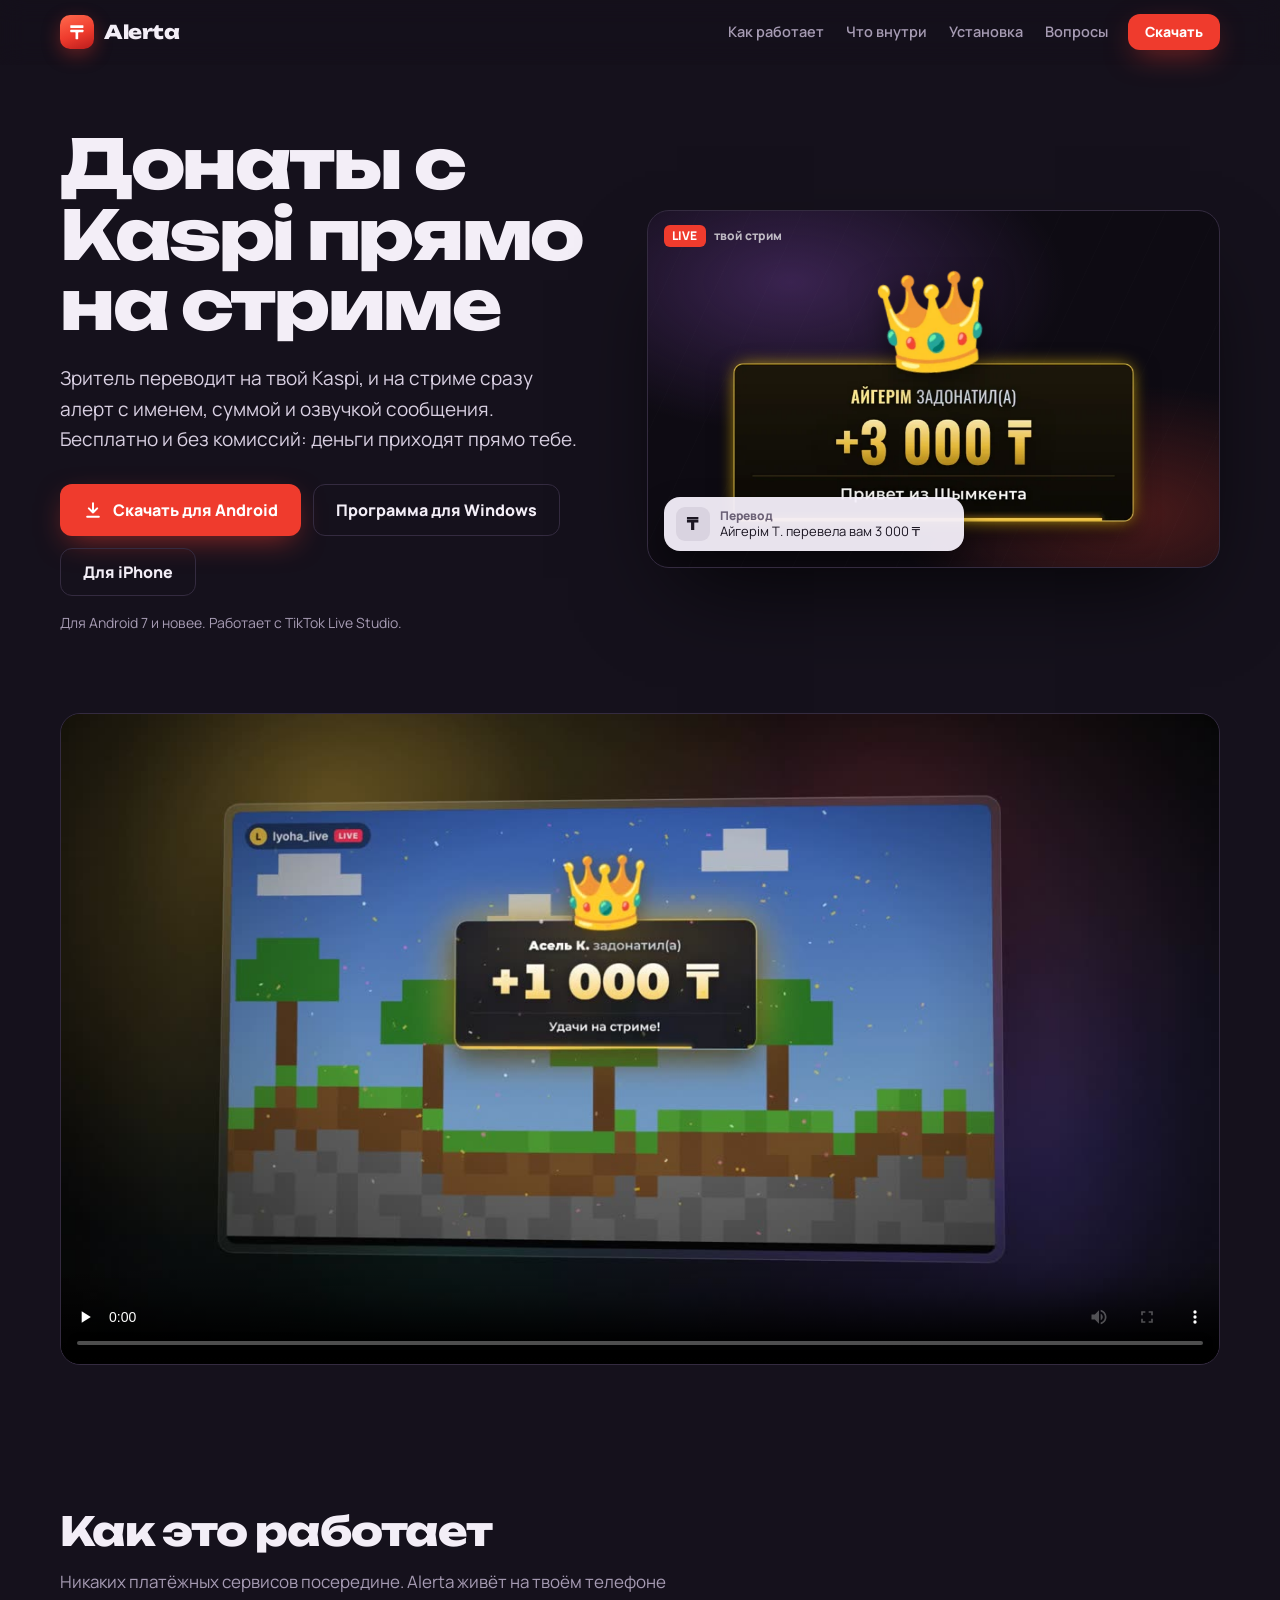
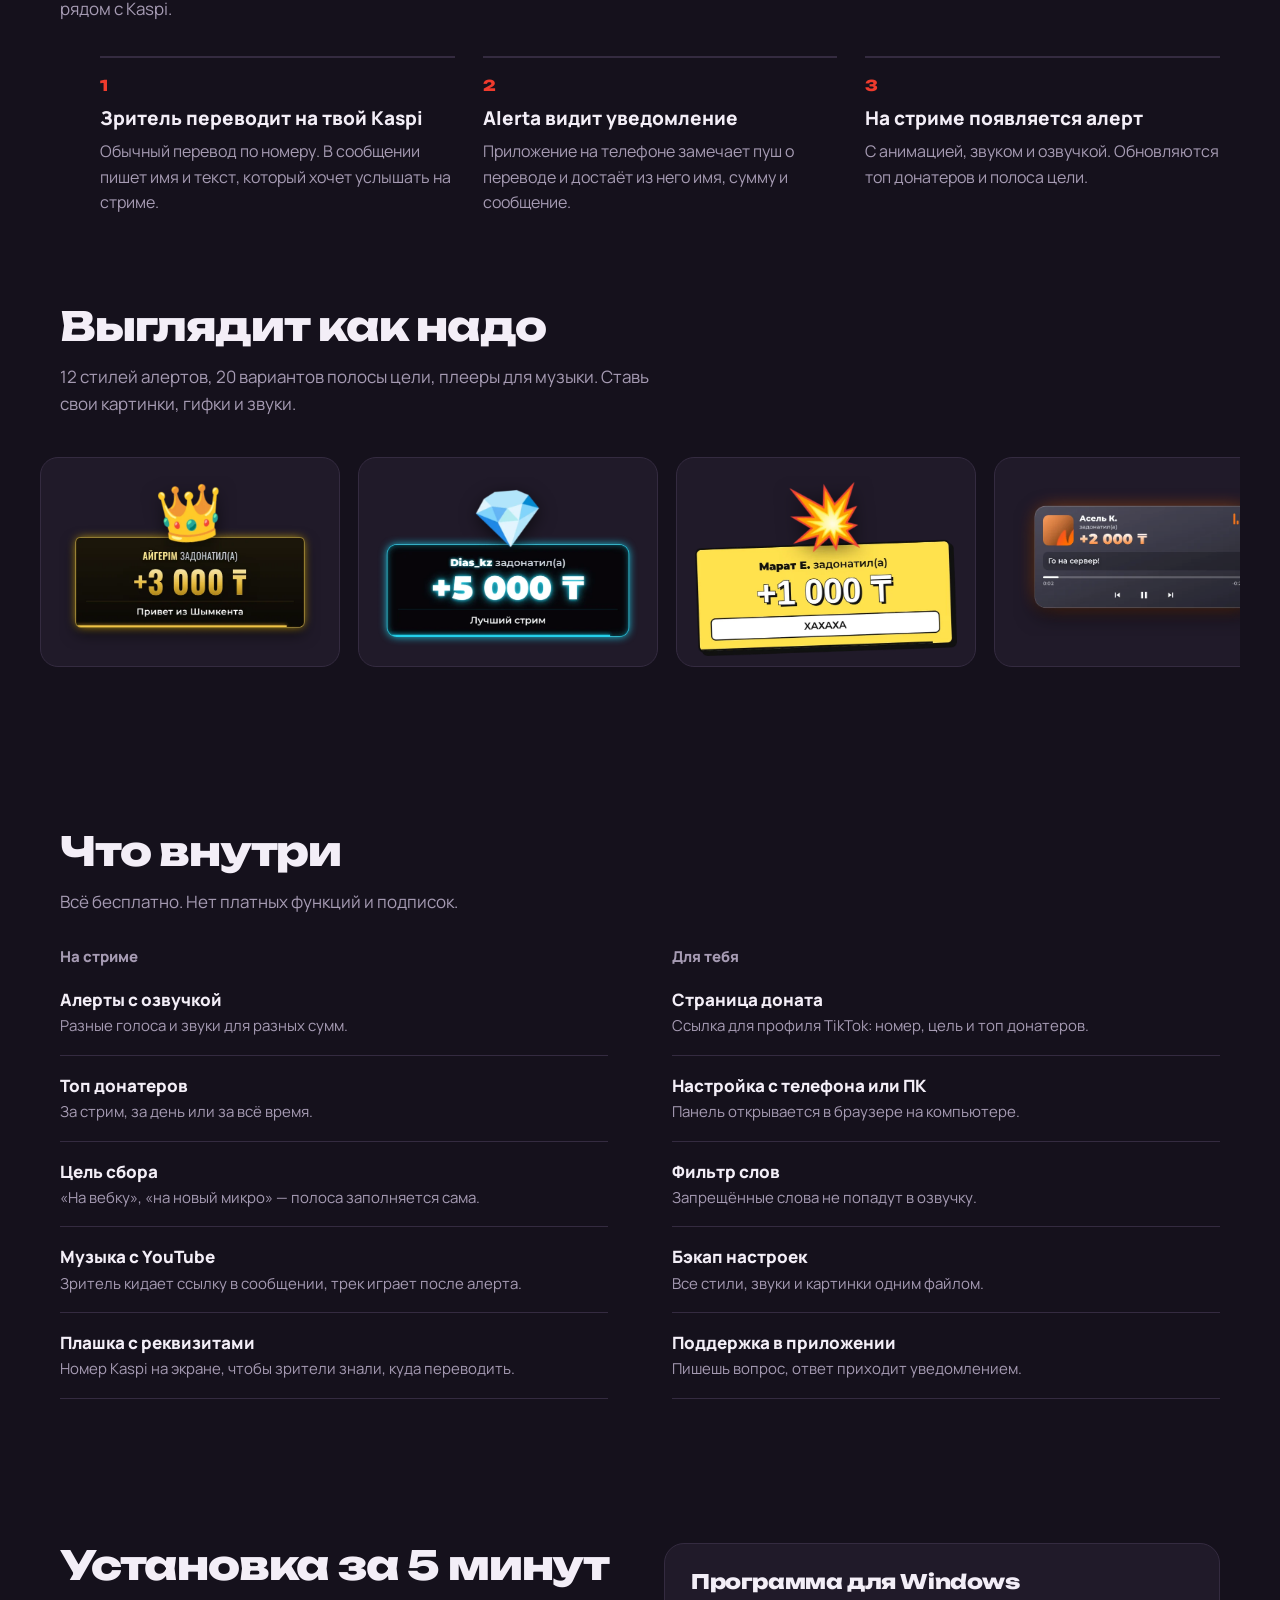
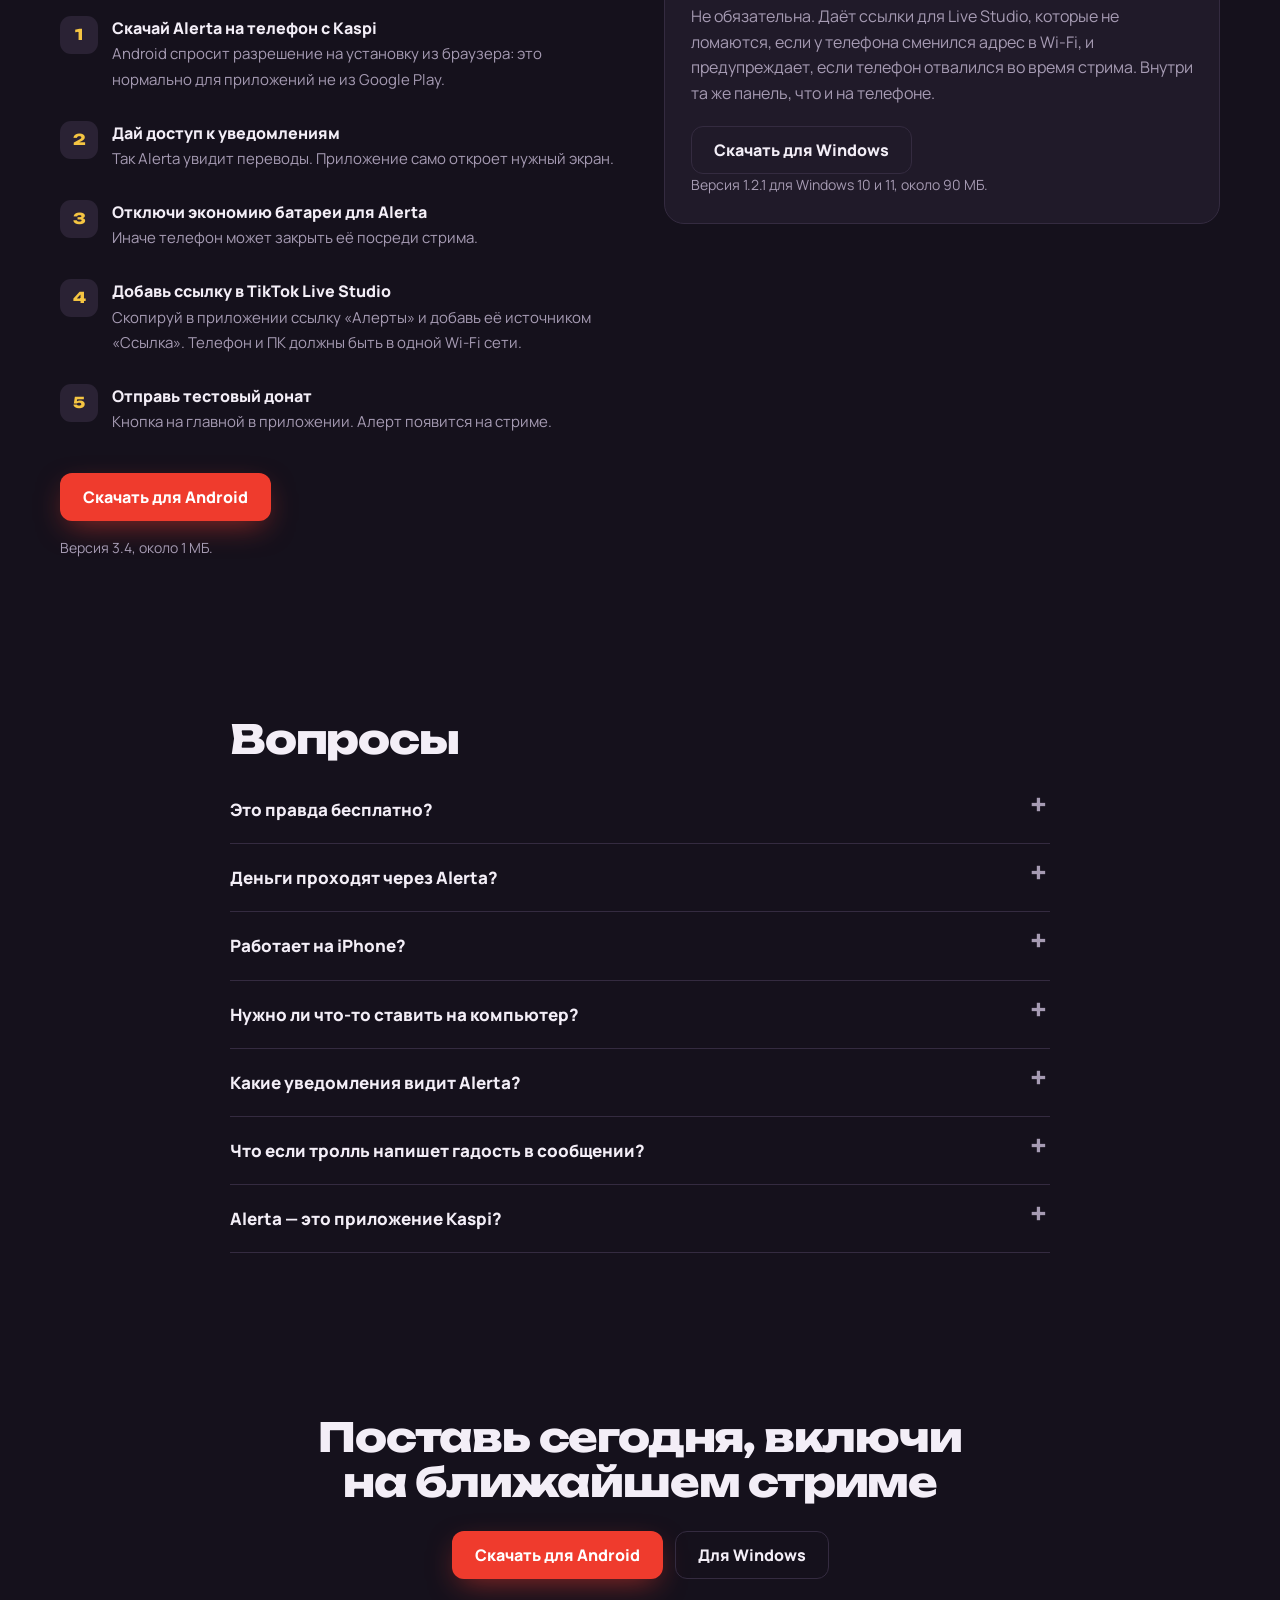
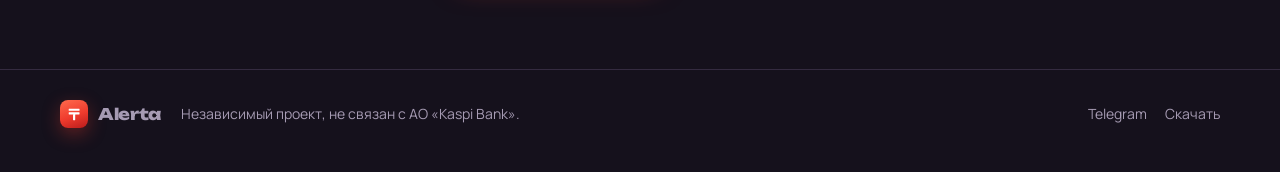
<file: index.html>
<!doctype html>
<html lang="ru">
<head>
<meta charset="utf-8">
<meta name="viewport" content="width=device-width,initial-scale=1,viewport-fit=cover">
<title>Alerta — донаты с Kaspi на стриме, бесплатно</title>
<meta name="description" content="Зритель переводит на твой Kaspi — на стриме алерт с именем, суммой и озвучкой. Топ донатеров, цель, музыка с YouTube. Бесплатно, без комиссий.">
<meta property="og:title" content="Alerta — донаты с Kaspi на стриме">
<meta property="og:description" content="Алерты с озвучкой для TikTok Live. Бесплатно, деньги сразу на твой Kaspi.">
<meta property="og:image" content="assets/promo.jpg">
<meta name="theme-color" content="#15111c">
<link rel="icon" href="assets/icon.svg" type="image/svg+xml">
<link rel="stylesheet" href="assets/site.css">
<style>
header.top { position: sticky; top: 0; z-index: 20; background: rgba(21,17,28,.82); backdrop-filter: blur(12px); border-bottom: 1px solid transparent; transition: border-color .2s; }
header.top.scrolled { border-bottom-color: var(--line); }
header.top .wrap { display: flex; align-items: center; height: 64px; gap: 20px; }
header.top nav { display: flex; gap: 22px; margin-left: auto; font-weight: 600; font-size: 14.5px; color: var(--muted); }
header.top nav a { text-decoration: none; } header.top nav a:hover { color: var(--text); }
header.top .btn { padding: 10px 16px; font-size: 14px; }
@media (max-width: 760px) { header.top nav { display: none; } header.top .btn { margin-left: auto; } }

/* ── hero: стрим, на котором появляются настоящие алерты ── */
.hero { padding: 64px 0 40px; }
.hero .wrap { display: grid; grid-template-columns: 1fr 1.08fr; gap: 56px; align-items: center; }
h1 { font: 800 clamp(36px, 5.4vw, 68px)/1.04 var(--display); letter-spacing: -.035em; margin: 0; text-wrap: balance; }
.lead { font-size: clamp(17px, 1.6vw, 19px); color: #d9d0e2; max-width: 33em; margin: 22px 0 30px; }
.cta { display: flex; gap: 12px; flex-wrap: wrap; }
.fine { color: var(--muted); font-size: 14px; margin-top: 16px; }

.stage { position: relative; aspect-ratio: 16 / 10; border-radius: 22px; overflow: hidden; isolation: isolate;
  background: radial-gradient(80% 70% at 25% 20%, #3a2350 0%, transparent 60%), radial-gradient(70% 60% at 85% 85%, #4a1a1a 0%, transparent 60%), #0e0b13;
  border: 1px solid var(--line); box-shadow: 0 40px 90px -30px rgba(0,0,0,.8); }
.stage::before { content: ""; position: absolute; inset: 0; z-index: -1; opacity: .35;
  background: repeating-linear-gradient(115deg, transparent 0 46px, rgba(255,255,255,.025) 46px 47px); }
.live { position: absolute; left: 16px; top: 14px; display: flex; gap: 8px; align-items: center; font: 800 12px/1 var(--body); letter-spacing: .02em; }
.live b { background: var(--red); color: #fff; padding: 5px 8px; border-radius: 6px; }
.live span { color: rgba(255,255,255,.7); }
.slot { position: absolute; inset: 13% 10% 27%; display: grid; place-items: center; }
.slot img { max-height: 100%; width: auto; opacity: 0; transform: translateY(16px) scale(.86); filter: blur(10px); }
.slot img.in { animation: alIn .7s cubic-bezier(.2,1.3,.4,1) forwards; }
.slot img.out { animation: alOut .45s ease-in forwards; }
@keyframes alIn { to { opacity: 1; transform: none; filter: none; } }
@keyframes alOut { from { opacity: 1; transform: none; } to { opacity: 0; transform: translateY(-10px) scale(.95); filter: blur(6px); } }
.push { position: absolute; left: 16px; bottom: 16px; width: min(300px, 70%); display: flex; gap: 10px; align-items: center;
  background: rgba(245,240,250,.95); color: #1b1622; border-radius: 16px; padding: 10px 12px; box-shadow: 0 14px 30px rgba(0,0,0,.4);
  opacity: 0; transform: translateY(18px); transition: opacity .35s, transform .45s cubic-bezier(.2,1.2,.4,1); font-size: 13px; line-height: 1.3; }
.push.on { opacity: 1; transform: none; }
.push i { width: 34px; height: 34px; border-radius: 9px; background: #d9d3e0; display: grid; place-items: center; font: 800 17px/1 var(--display); color: #1b1622; flex: none; font-style: normal; }
.push b { display: block; font-size: 12px; color: #6b6176; font-weight: 700; }
.caption { position: absolute; right: 16px; bottom: 18px; font-size: 12.5px; color: rgba(255,255,255,.55); font-weight: 600; text-align: right; max-width: 34%; }
@media (max-width: 920px) { .hero .wrap { grid-template-columns: 1fr; gap: 36px; } .hero { padding-top: 36px; } .caption { display: none; } }

section { padding: 72px 0; }
h2 { font: 800 clamp(26px, 3.4vw, 40px)/1.12 var(--display); letter-spacing: -.03em; margin: 0 0 14px; text-wrap: balance; }
.sub { color: var(--muted); max-width: 36em; margin: 0 0 34px; font-size: 17px; }

/* видео */
.video { border-radius: 20px; overflow: hidden; border: 1px solid var(--line); background: #000; aspect-ratio: 16 / 9; }
.video video { width: 100%; height: 100%; object-fit: cover; }

/* как это работает — настоящая последовательность */
.flow { display: grid; grid-template-columns: repeat(3, 1fr); gap: 28px; counter-reset: f; }
.flow li { list-style: none; counter-increment: f; border-top: 2px solid var(--line); padding-top: 20px; }
.flow li::before { content: counter(f); font: 800 15px/1 var(--display); color: var(--red); display: block; margin-bottom: 14px; }
.flow h3 { font: 800 19px/1.25 var(--body); margin: 0 0 8px; }
.flow p { margin: 0; color: var(--muted); }
.flow ol { padding: 0; margin: 0; }
@media (max-width: 760px) { .flow { grid-template-columns: 1fr; } }

/* лента стилей */
.styles { display: flex; gap: 18px; overflow-x: auto; padding: 6px 20px 18px; margin: 0 -20px; scroll-snap-type: x mandatory; scrollbar-width: thin; }
.styles figure { flex: none; margin: 0; width: 300px; height: 210px; border-radius: 18px; background: var(--surface); border: 1px solid var(--line);
  display: grid; place-items: center; padding: 18px; scroll-snap-align: start; }
.styles img { max-height: 100%; width: auto; }
.styles figure.wide { width: 420px; }

/* что внутри */
.cols { display: grid; grid-template-columns: 1fr 1fr; gap: 20px 64px; }
.cols h3 { font: 800 15px/1 var(--body); color: var(--muted); margin: 0 0 6px; }
.feat { list-style: none; padding: 0; margin: 0; }
.feat li { padding: 16px 0; border-bottom: 1px solid var(--line); }
.feat b { display: block; font-weight: 800; font-size: 17px; }
.feat span { color: var(--muted); font-size: 15px; }
@media (max-width: 760px) { .cols { grid-template-columns: 1fr; } }

/* установка */
.install { display: grid; grid-template-columns: 1fr 1fr; gap: 48px; align-items: start; }
.steps { padding: 0; margin: 0; list-style: none; counter-reset: s; }
.steps li { counter-increment: s; display: grid; grid-template-columns: 38px 1fr; gap: 14px; padding: 14px 0; }
.steps li::before { content: counter(s); width: 38px; height: 38px; border-radius: 11px; background: var(--surface2); color: var(--gold); display: grid; place-items: center; font: 800 15px/1 var(--display); }
.steps b { display: block; } .steps span { color: var(--muted); font-size: 15px; }
.pc { background: var(--surface); border: 1px solid var(--line); border-radius: 20px; padding: 26px; }
.pc h3 { font: 800 20px/1.2 var(--display); margin: 0 0 10px; letter-spacing: -.02em; }
.pc p { color: var(--muted); margin: 0 0 20px; }
@media (max-width: 860px) { .install { grid-template-columns: 1fr; } }

/* вопросы */
.faq { max-width: 820px; }
.faq details { border-bottom: 1px solid var(--line); }
.faq summary { cursor: pointer; list-style: none; padding: 20px 40px 20px 0; font-weight: 800; font-size: 17px; position: relative; }
.faq summary::-webkit-details-marker { display: none; }
.faq summary::after { content: "+"; position: absolute; right: 4px; top: 16px; font: 600 24px/1 var(--display); color: var(--muted); transition: transform .2s; }
.faq details[open] summary::after { transform: rotate(45deg); }
.faq p { margin: 0 0 20px; color: #d3cadc; max-width: 40em; }

.final { text-align: center; padding: 90px 0; }
.final h2 { margin-bottom: 26px; }
.final .cta { justify-content: center; }
footer { border-top: 1px solid var(--line); padding: 30px 0 44px; color: var(--muted); font-size: 14px; }
footer .wrap { display: flex; gap: 20px; flex-wrap: wrap; align-items: center; }
footer .r { margin-left: auto; display: flex; gap: 18px; }
footer a { text-decoration: none; } footer a:hover { color: var(--text); }
</style>
</head>
<body>
<header class="top" id="top">
  <div class="wrap">
    <a class="logo" href="./"><span class="tile"><svg viewBox="0 0 24 24" fill="#fff"><rect x="4" y="4" width="16" height="3.2" rx=".6"/><rect x="4" y="9.4" width="16" height="3.2" rx=".6"/><rect x="10.4" y="12" width="3.2" height="9" rx=".6"/></svg></span>Alerta</a>
    <nav><a href="#how">Как работает</a><a href="#inside">Что внутри</a><a href="#install">Установка</a><a href="#faq">Вопросы</a></nav>
    <a class="btn btn-red" data-dl="apk" href="#install">Скачать</a>
  </div>
</header>

<main>
<section class="hero">
  <div class="wrap">
    <div>
      <h1>Донаты с Kaspi прямо на стриме</h1>
      <p class="lead">Зритель переводит на твой Kaspi, и на стриме сразу алерт с именем, суммой и озвучкой сообщения. Бесплатно и без комиссий: деньги приходят прямо тебе.</p>
      <div class="cta">
        <a class="btn btn-red" data-dl="apk" href="#install"><svg viewBox="0 0 24 24" fill="none" stroke="currentColor" stroke-width="2.4" stroke-linecap="round" stroke-linejoin="round"><path d="M12 4v11M7 10l5 5 5-5M5 20h14"/></svg>Скачать для Android</a>
        <a class="btn btn-ghost" data-dl="exe" href="#install">Программа для Windows</a>
        <a class="btn btn-ghost" href="ios/">Для iPhone</a>
      </div>
      <p class="fine">Для Android 7 и новее. Работает с TikTok Live Studio.</p>
    </div>
    <div class="stage" aria-label="Так донат выглядит на стриме">
      <div class="live"><b>LIVE</b><span>твой стрим</span></div>
      <div class="slot" id="slot"></div>
      <div class="push" id="push"><i>₸</i><div><b>Перевод</b><span id="pushTx">Айгерім Т. перевела вам 3 000 ₸</span></div></div>
    </div>
  </div>
</section>

<section style="padding-top:24px">
  <div class="wrap">
    <div class="video"><video src="assets/promo.mp4" poster="assets/promo.jpg" controls playsinline preload="none"></video></div>
  </div>
</section>

<section id="how">
  <div class="wrap">
    <h2>Как это работает</h2>
    <p class="sub">Никаких платёжных сервисов посередине. Alerta живёт на твоём телефоне рядом с Kaspi.</p>
    <ol class="flow">
      <li><h3>Зритель переводит на твой Kaspi</h3><p>Обычный перевод по номеру. В сообщении пишет имя и текст, который хочет услышать на стриме.</p></li>
      <li><h3>Alerta видит уведомление</h3><p>Приложение на телефоне замечает пуш о переводе и достаёт из него имя, сумму и сообщение.</p></li>
      <li><h3>На стриме появляется алерт</h3><p>С анимацией, звуком и озвучкой. Обновляются топ донатеров и полоса цели.</p></li>
    </ol>
  </div>
</section>

<section style="padding-top:0">
  <div class="wrap">
    <h2>Выглядит как надо</h2>
    <p class="sub">12 стилей алертов, 20 вариантов полосы цели, плееры для музыки. Ставь свои картинки, гифки и звуки.</p>
    <div class="styles" tabindex="0" aria-label="Стили виджетов">
      <figure><img src="assets/styles/al_gold.webp" alt="Золотой алерт" loading="lazy"></figure>
      <figure><img src="assets/styles/al_neon.webp" alt="Неоновый алерт" loading="lazy"></figure>
      <figure><img src="assets/styles/al_comic.webp" alt="Алерт в стиле комикса" loading="lazy"></figure>
      <figure><img src="assets/styles/al_iphone.webp" alt="Алерт в стиле iPhone" loading="lazy"></figure>
      <figure><img src="assets/styles/al_gaming.webp" alt="Игровой алерт" loading="lazy"></figure>
      <figure><img src="assets/styles/al_pixel.webp" alt="Пиксельный алерт" loading="lazy"></figure>
      <figure class="wide"><img src="assets/styles/goal_bar-neon.webp" alt="Полоса цели" loading="lazy"></figure>
      <figure class="wide"><img src="assets/styles/mus_mbar-gold.webp" alt="Плеер музыки" loading="lazy"></figure>
      <figure><img src="assets/styles/al_glass.webp" alt="Стеклянный алерт" loading="lazy"></figure>
    </div>
  </div>
</section>

<section id="inside">
  <div class="wrap">
    <h2>Что внутри</h2>
    <p class="sub">Всё бесплатно. Нет платных функций и подписок.</p>
    <div class="cols">
      <div>
        <h3>На стриме</h3>
        <ul class="feat">
          <li><b>Алерты с озвучкой</b><span>Разные голоса и звуки для разных сумм.</span></li>
          <li><b>Топ донатеров</b><span>За стрим, за день или за всё время.</span></li>
          <li><b>Цель сбора</b><span>«На вебку», «на новый микро» — полоса заполняется сама.</span></li>
          <li><b>Музыка с YouTube</b><span>Зритель кидает ссылку в сообщении, трек играет после алерта.</span></li>
          <li><b>Плашка с реквизитами</b><span>Номер Kaspi на экране, чтобы зрители знали, куда переводить.</span></li>
        </ul>
      </div>
      <div>
        <h3>Для тебя</h3>
        <ul class="feat">
          <li><b>Страница доната</b><span>Ссылка для профиля TikTok: номер, цель и топ донатеров.</span></li>
          <li><b>Настройка с телефона или ПК</b><span>Панель открывается в браузере на компьютере.</span></li>
          <li><b>Фильтр слов</b><span>Запрещённые слова не попадут в озвучку.</span></li>
          <li><b>Бэкап настроек</b><span>Все стили, звуки и картинки одним файлом.</span></li>
          <li><b>Поддержка в приложении</b><span>Пишешь вопрос, ответ приходит уведомлением.</span></li>
        </ul>
      </div>
    </div>
  </div>
</section>

<section id="install">
  <div class="wrap install">
    <div>
      <h2>Установка за 5 минут</h2>
      <ol class="steps">
        <li><div><b>Скачай Alerta на телефон с Kaspi</b><span>Android спросит разрешение на установку из браузера: это нормально для приложений не из Google Play.</span></div></li>
        <li><div><b>Дай доступ к уведомлениям</b><span>Так Alerta увидит переводы. Приложение само откроет нужный экран.</span></div></li>
        <li><div><b>Отключи экономию батареи для Alerta</b><span>Иначе телефон может закрыть её посреди стрима.</span></div></li>
        <li><div><b>Добавь ссылку в TikTok Live Studio</b><span>Скопируй в приложении ссылку «Алерты» и добавь её источником «Ссылка». Телефон и ПК должны быть в одной Wi-Fi сети.</span></div></li>
        <li><div><b>Отправь тестовый донат</b><span>Кнопка на главной в приложении. Алерт появится на стриме.</span></div></li>
      </ol>
      <div class="cta" style="margin-top:24px"><a class="btn btn-red" data-dl="apk" href="#">Скачать для Android</a></div>
      <p class="fine" id="verA"></p>
    </div>
    <div class="pc">
      <h3>Программа для Windows</h3>
      <p>Не обязательна. Даёт ссылки для Live Studio, которые не ломаются, если у телефона сменился адрес в Wi-Fi, и предупреждает, если телефон отвалился во время стрима. Внутри та же панель, что и на телефоне.</p>
      <a class="btn btn-ghost" data-dl="exe" href="#">Скачать для Windows</a>
      <p class="fine" id="verW" style="margin-bottom:0"></p>
    </div>
  </div>
</section>

<section id="faq">
  <div class="wrap faq">
    <h2>Вопросы</h2>
    <details><summary>Это правда бесплатно?</summary><p>Да. Без подписок и без процента с донатов. Alerta не берёт ничего ни с тебя, ни со зрителей.</p></details>
    <details><summary>Деньги проходят через Alerta?</summary><p>Нет. Зритель переводит прямо на твой Kaspi. Alerta только видит уведомление о переводе на твоём телефоне и показывает алерт. К деньгам у неё доступа нет.</p></details>
    <details><summary>Работает на iPhone?</summary><p>Да, без Android и без компьютерной программы. Нужен iPhone с iOS 27 или новее: открой страницу «Alerta для iPhone», получи токен и добавь быструю команду по инструкции. Пуши Kaspi будут приходить на стрим через автоматизацию в «Быстрых командах».</p></details>
    <details><summary>Нужно ли что-то ставить на компьютер?</summary><p>Нет. Ссылки на алерты добавляются в TikTok Live Studio как источник «Ссылка». Программа для Windows нужна по желанию: с ней ссылки не ломаются при смене Wi-Fi.</p></details>
    <details><summary>Какие уведомления видит Alerta?</summary><p>Android даёт доступ к уведомлениям целиком, но Alerta разбирает только уведомления Kaspi о переводах. История донатов хранится у тебя на телефоне.</p></details>
    <details><summary>Что если тролль напишет гадость в сообщении?</summary><p>Добавь слова в фильтр в настройках: они не попадут ни в текст на экране, ни в озвучку. Алерт можно пропустить одной кнопкой.</p></details>
    <details><summary>Alerta — это приложение Kaspi?</summary><p>Нет. Alerta — независимый проект и не связана с АО «Kaspi Bank».</p></details>
  </div>
</section>

<section class="final">
  <div class="wrap">
    <h2>Поставь сегодня, включи на ближайшем стриме</h2>
    <div class="cta"><a class="btn btn-red" data-dl="apk" href="#">Скачать для Android</a><a class="btn btn-ghost" data-dl="exe" href="#">Для Windows</a></div>
  </div>
</section>
</main>

<footer>
  <div class="wrap">
    <a class="logo" href="./" style="font-size:16px"><span class="tile" style="width:28px;height:28px;border-radius:8px"><svg viewBox="0 0 24 24" fill="#fff"><rect x="4" y="4" width="16" height="3.2" rx=".6"/><rect x="4" y="9.4" width="16" height="3.2" rx=".6"/><rect x="10.4" y="12" width="3.2" height="9" rx=".6"/></svg></span>Alerta</a>
    <span>Независимый проект, не связан с АО «Kaspi Bank».</span>
    <div class="r"><a href="https://t.me/lyohacray" rel="noopener">Telegram</a><a href="#install">Скачать</a></div>
  </div>
</footer>

<script src="assets/config.js"></script>
<script>
/* ссылки на скачивание и версии */
document.querySelectorAll('[data-dl]').forEach(a => { const u = ALERTA.download[a.dataset.dl]; if (u) a.href = u; });
document.getElementById('verA').textContent = `Версия ${ALERTA.android.version}, около ${ALERTA.android.size}.`;
document.getElementById('verW').textContent = `Версия ${ALERTA.windows.version} для Windows 10 и 11, около ${ALERTA.windows.size}.`;
addEventListener('scroll', () => document.getElementById('top').classList.toggle('scrolled', scrollY > 8), { passive: true });

/* hero: пуш на телефоне → алерт на стриме */
const SHOW = [
  ['al_gold', 'Айгерім Т. перевела вам 3 000 ₸'], ['al_neon', 'Dias_kz перевёл вам 5 000 ₸'],
  ['al_comic', 'Марат Е. перевёл вам 1 000 ₸'], ['al_iphone', 'Асель К. перевела вам 2 000 ₸'],
  ['al_gaming', 'Mira перевела вам 7 000 ₸'], ['al_card', 'Әлихан перевёл вам 15 000 ₸'],
];
const slot = document.getElementById('slot'), push = document.getElementById('push'), pushTx = document.getElementById('pushTx');
const imgs = SHOW.map(([n]) => { const i = new Image(); i.src = `assets/styles/${n}.webp`; i.alt = 'Алерт на стриме'; return i; });
const still = matchMedia('(prefers-reduced-motion: reduce)').matches;
let k = 0;
function cycle() {
  const img = imgs[k % imgs.length];
  pushTx.textContent = SHOW[k % SHOW.length][1];
  push.classList.add('on');
  setTimeout(() => {
    slot.replaceChildren(img); img.className = 'in';
    setTimeout(() => push.classList.remove('on'), 900);
  }, 750);
  setTimeout(() => { img.className = 'out'; }, 3900);
  setTimeout(() => { k++; cycle(); }, 4500);
}
if (still) { imgs[0].style.opacity = 1; imgs[0].style.transform = 'none'; imgs[0].style.filter = 'none'; slot.append(imgs[0]); push.classList.add('on'); }
else setTimeout(cycle, 500);
</script>
</body>
</html>
</file>
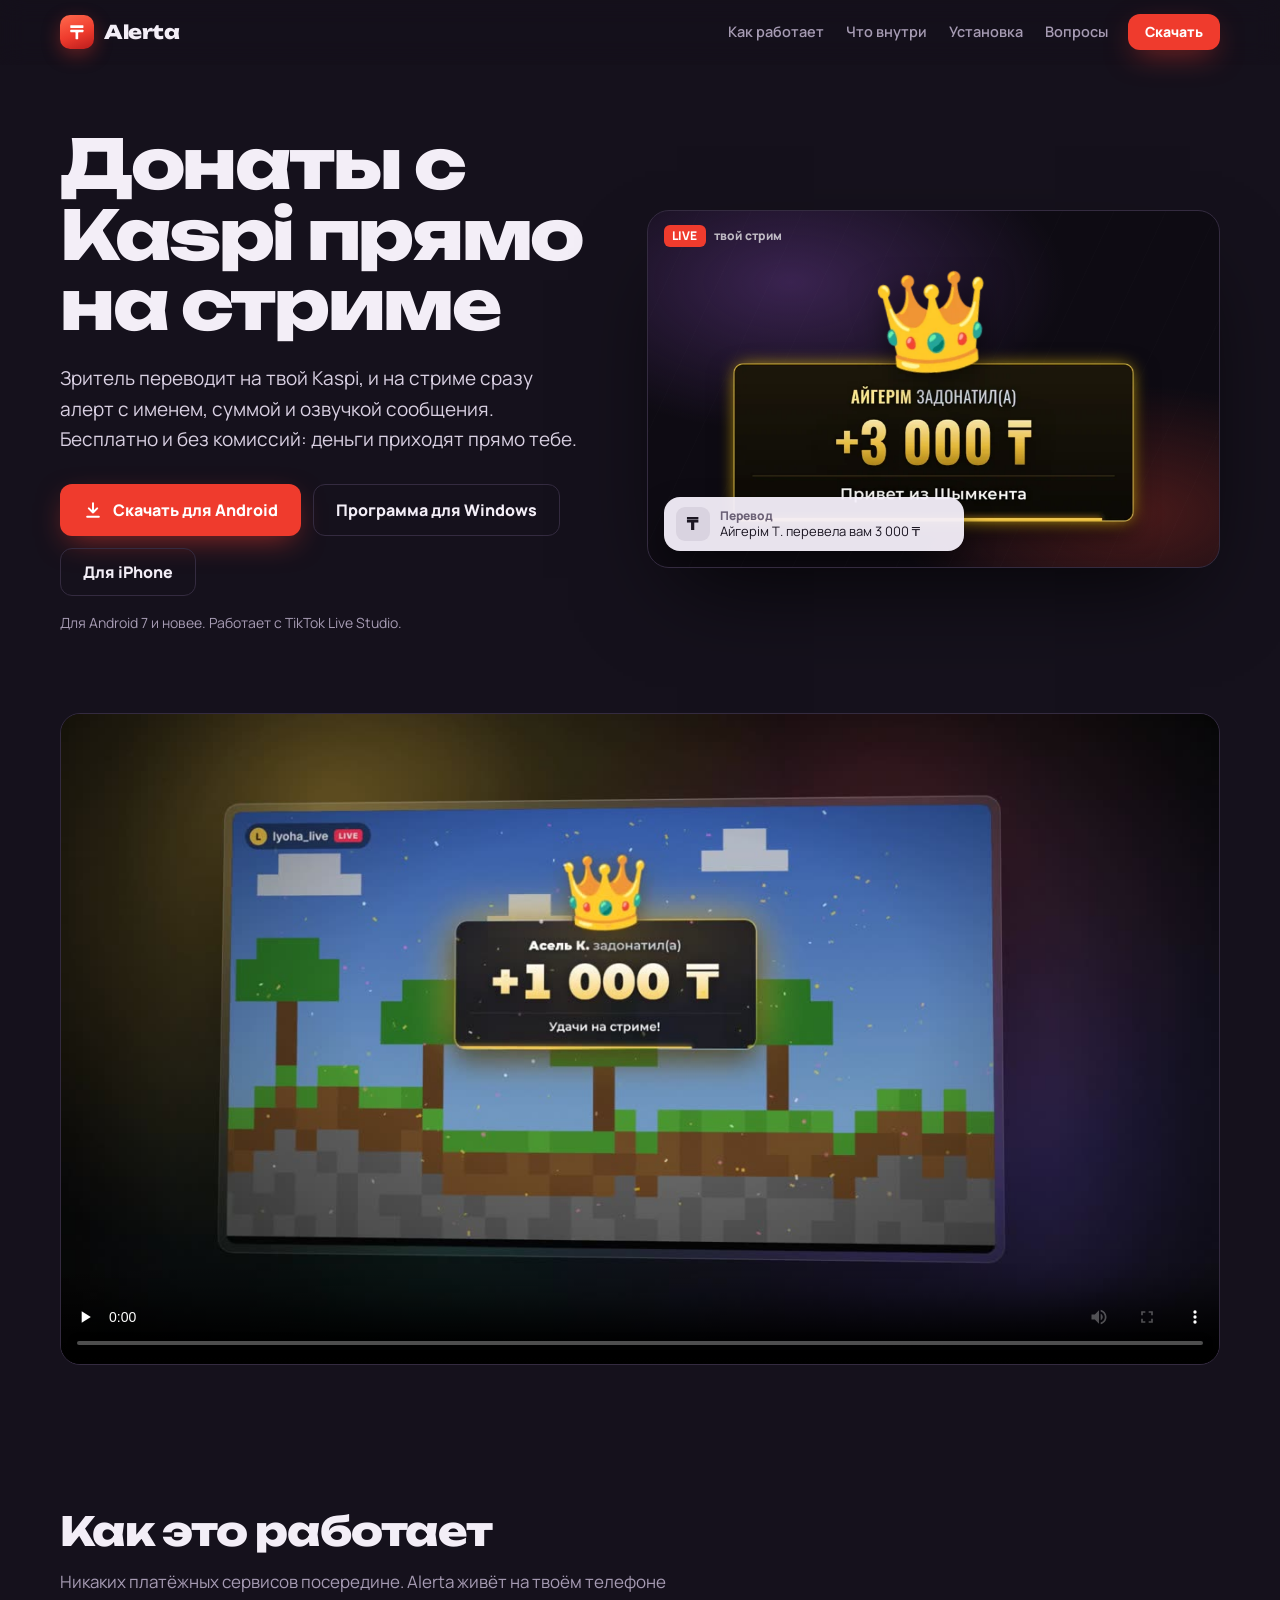
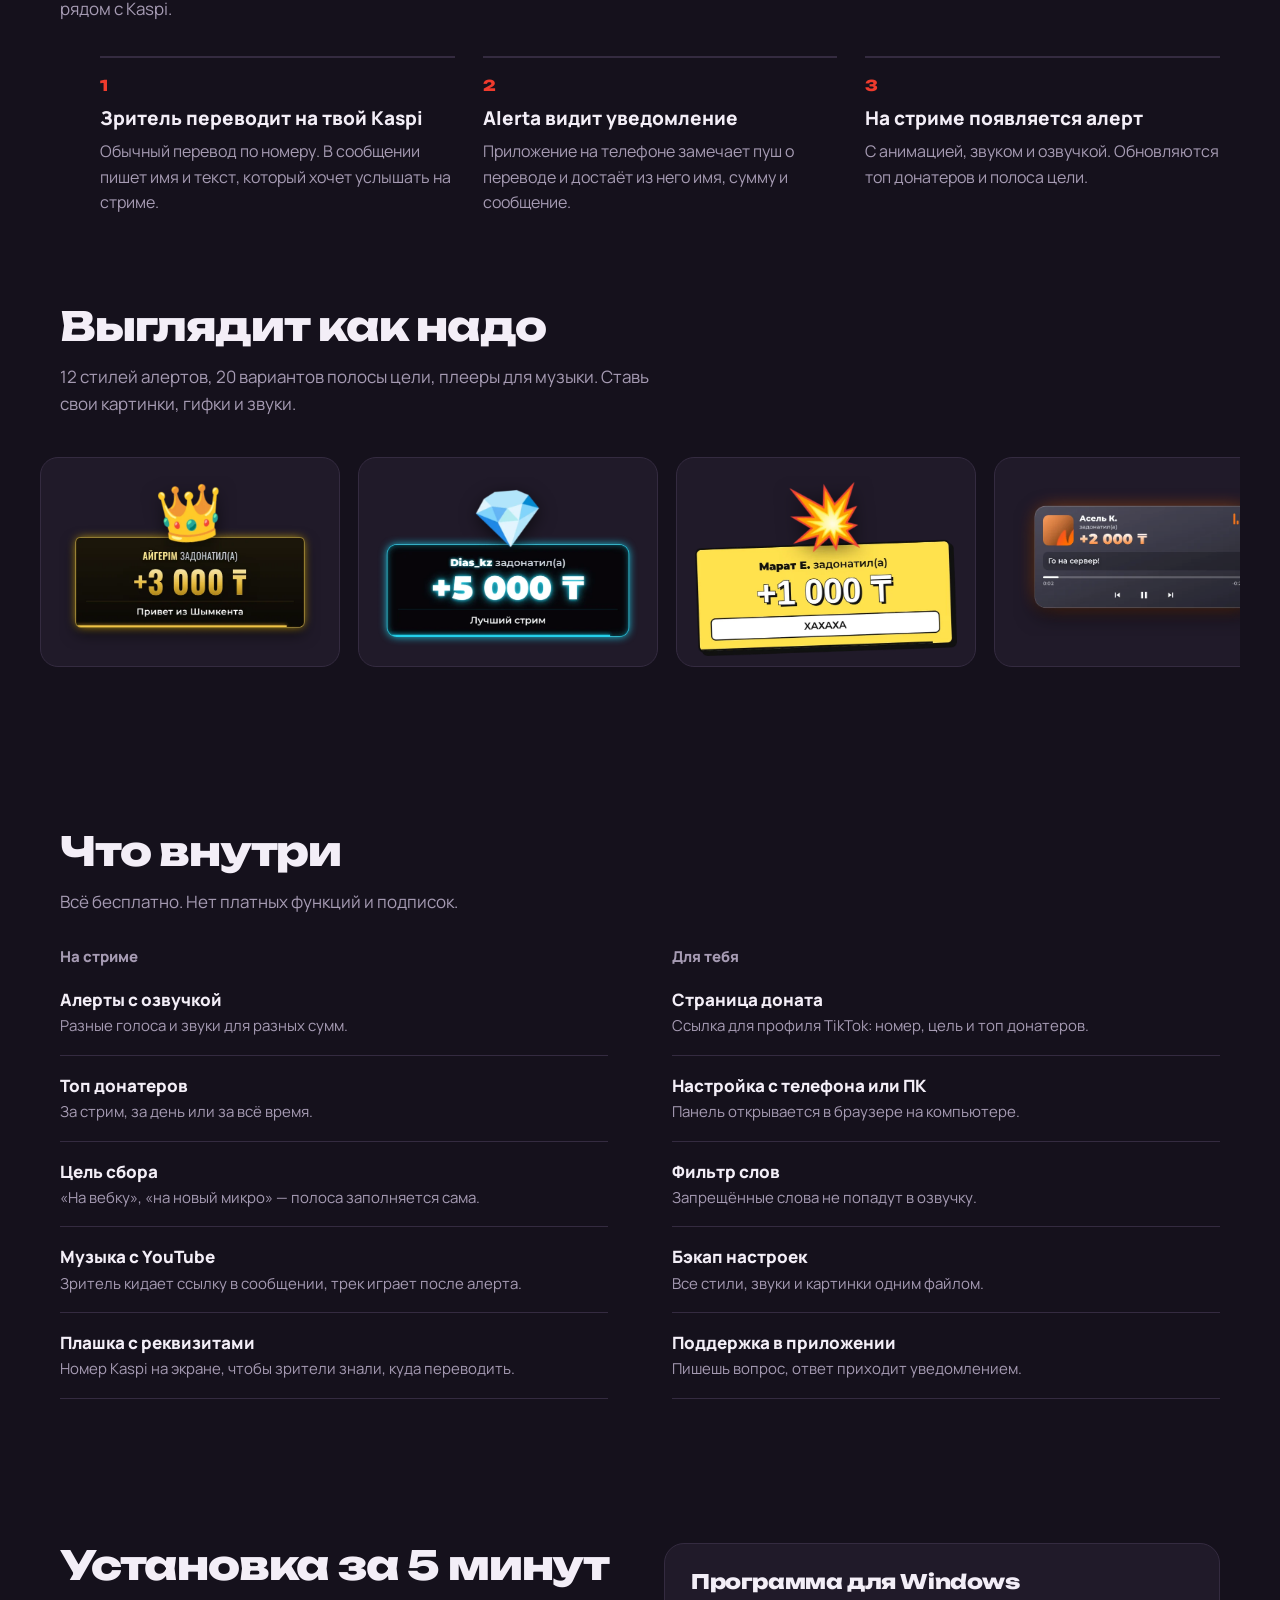
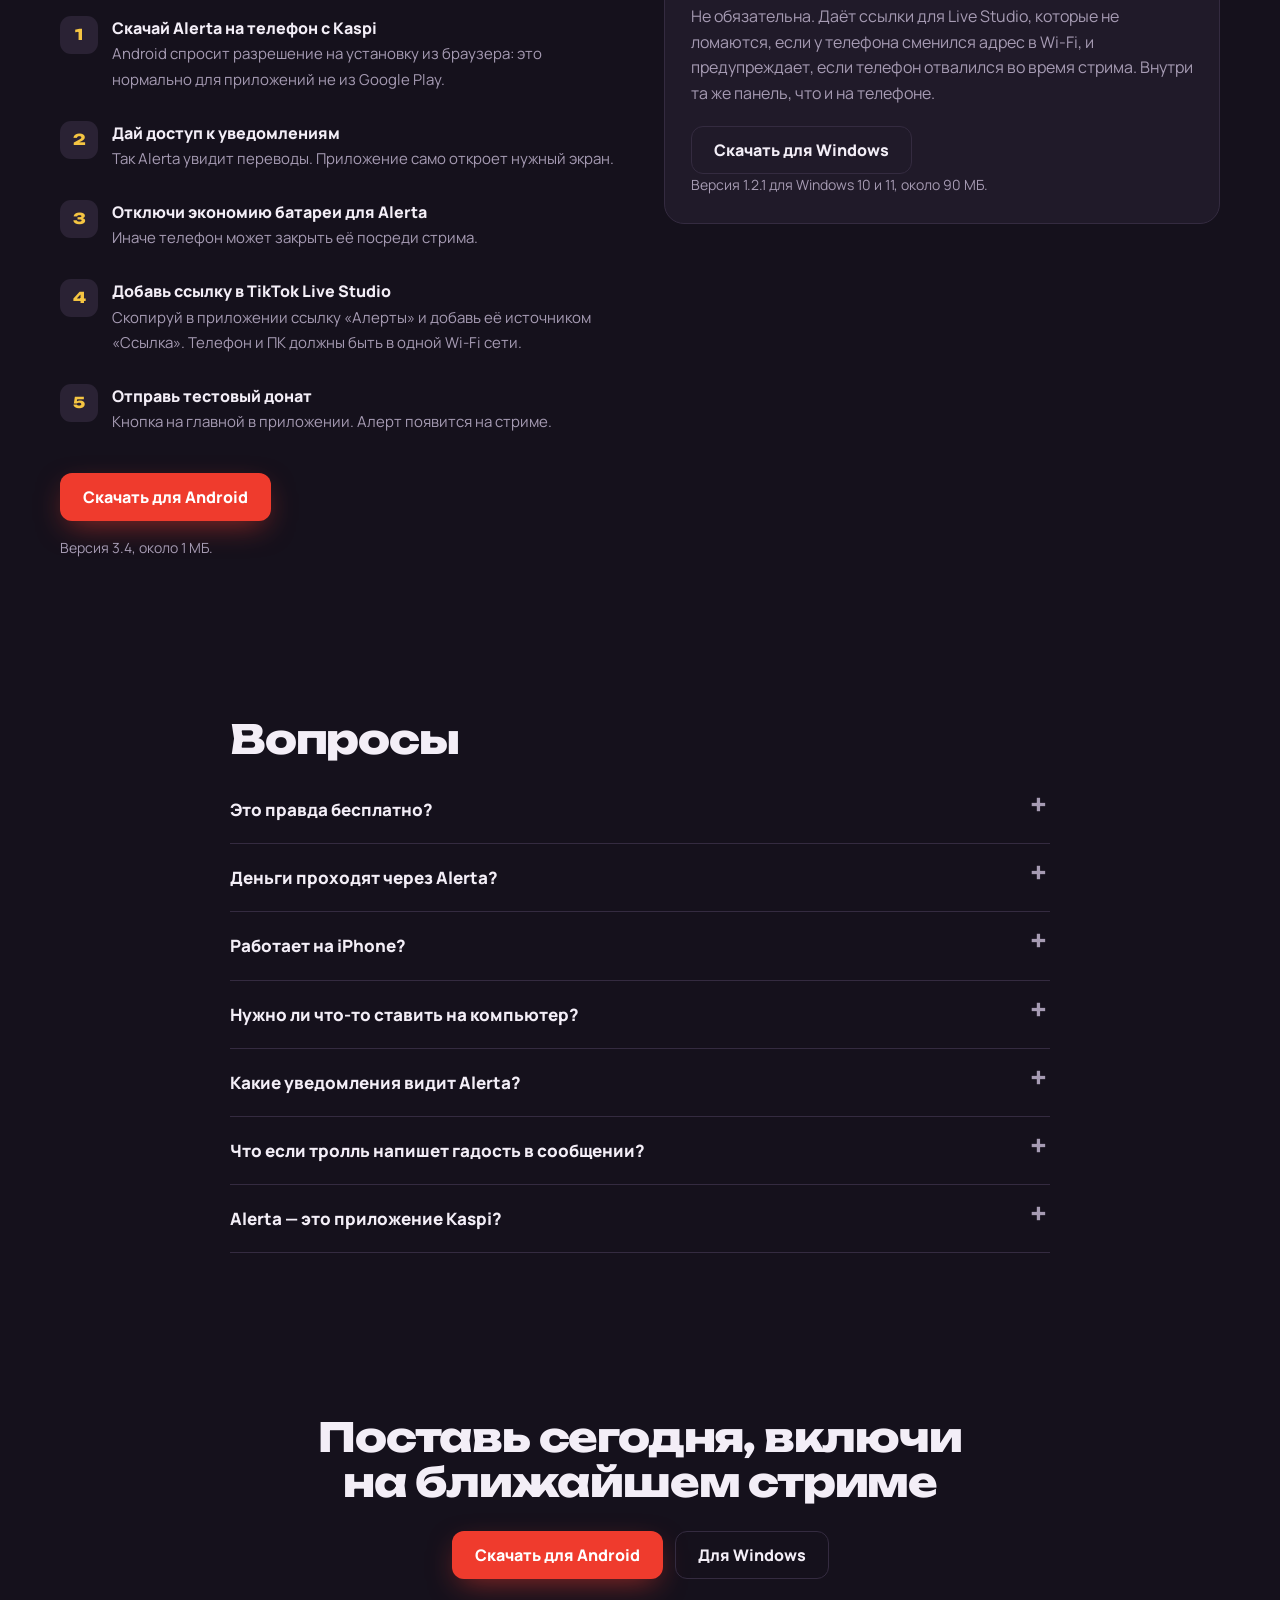
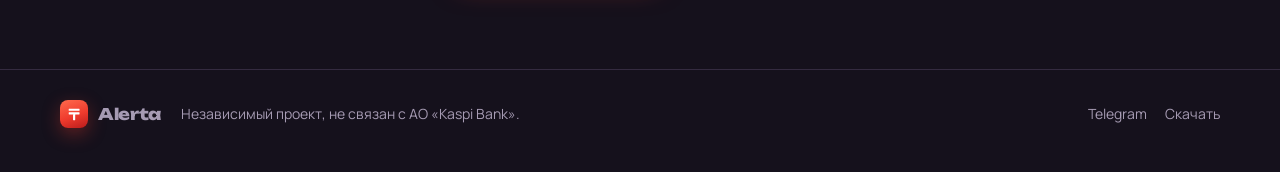
<file: d/index.html>
<!doctype html>
<html lang="ru">
<head>
<meta charset="utf-8">
<meta name="viewport" content="width=device-width,initial-scale=1,viewport-fit=cover">
<title>Донат стримеру — Alerta</title>
<meta name="description" content="Поддержи стримера переводом на Kaspi. Твоё сообщение зачитают на стриме.">
<meta name="theme-color" content="#15111c">
<link rel="icon" href="../assets/icon.svg" type="image/svg+xml">
<link rel="stylesheet" href="../assets/site.css">
<style>
:root { --acc: var(--gold); }
body { min-height: 100vh; background:
  radial-gradient(90% 45% at 50% -8%, color-mix(in srgb, var(--acc) 22%, transparent), transparent 70%), var(--night); }
.page { width: min(560px, 100% - 32px); margin: 0 auto; padding: 18px 0 40px; }
.bar { display: flex; align-items: center; justify-content: space-between; margin-bottom: 26px; }
.bar .logo { font-size: 15px; } .bar .tile { width: 26px; height: 26px; border-radius: 8px; }
.bar a.small { color: var(--muted); font-size: 13.5px; font-weight: 700; text-decoration: none; }

.who { display: flex; gap: 16px; align-items: center; }
.ava { width: 76px; height: 76px; border-radius: 22px; flex: none; display: grid; place-items: center; font: 800 32px/1 var(--display); color: #1a1406;
  background: linear-gradient(150deg, color-mix(in srgb, var(--acc) 70%, #fff), var(--acc)); box-shadow: 0 14px 34px -10px color-mix(in srgb, var(--acc) 70%, transparent); }
.who h1 { font: 800 clamp(24px, 6.4vw, 32px)/1.1 var(--display); letter-spacing: -.03em; margin: 0; overflow-wrap: anywhere; }
.who .tt { color: var(--muted); font-weight: 700; font-size: 14.5px; text-decoration: none; display: inline-block; margin-top: 6px; }
.livepill { display: inline-flex; align-items: center; gap: 7px; margin-top: 8px; padding: 5px 10px; border-radius: 999px; font-weight: 800; font-size: 12.5px; background: rgba(239,59,45,.16); color: #ff7b70; }
.livepill i { width: 8px; height: 8px; border-radius: 50%; background: var(--red); animation: pulse 1.4s infinite; }
@keyframes pulse { 50% { opacity: .35; } }
.about { margin: 18px 0 0; color: #d9d0e2; font-size: 16px; }

.pay { margin-top: 26px; background: var(--surface); border: 1px solid var(--line); border-radius: 22px; padding: 22px; }
.pay .lbl { color: var(--muted); font-weight: 700; font-size: 14px; }
.num { font: 800 clamp(25px, 7.8vw, 36px)/1.15 var(--display); letter-spacing: -.02em; margin: 8px 0 4px; font-variant-numeric: tabular-nums; overflow-wrap: anywhere; }
.recv { color: var(--muted); font-size: 14.5px; margin-bottom: 18px; }
.recv b { color: var(--text); }
.copy { width: 100%; justify-content: center; padding: 17px; font-size: 17px; }
.copy.done { background: var(--ok); color: #06210f; box-shadow: none; }
.alt { display: flex; align-items: center; gap: 12px; margin-top: 16px; padding-top: 16px; border-top: 1px solid var(--line); }
.alt .t { flex: 1; min-width: 0; } .alt .t b { display: block; font: 700 17px/1.3 var(--body); font-variant-numeric: tabular-nums; letter-spacing: .02em; }
.alt .t span { color: var(--muted); font-size: 13.5px; }
.alt .btn { padding: 11px 14px; font-size: 14px; }

.how { margin: 26px 0 0; padding: 0; list-style: none; counter-reset: h; }
.how li { counter-increment: h; display: grid; grid-template-columns: 30px 1fr; gap: 12px; padding: 9px 0; font-size: 15.5px; }
.how li::before { content: counter(h); width: 30px; height: 30px; border-radius: 9px; background: var(--surface2); color: var(--acc); display: grid; place-items: center; font: 800 13px/1 var(--display); }
.how b { color: var(--text); } .how b.money { color: var(--gold); }
.note { margin-top: 10px; padding: 12px 14px; border-radius: 12px; background: var(--surface); font-size: 14.5px; color: #d9d0e2; }

h2 { font: 800 18px/1.2 var(--display); letter-spacing: -.02em; margin: 34px 0 14px; }
.goal .row { display: flex; justify-content: space-between; align-items: baseline; gap: 12px; font-weight: 700; }
.goal .row span:last-child { color: var(--muted); font-size: 14px; white-space: nowrap; }
.track { height: 14px; border-radius: 8px; background: var(--surface2); margin-top: 10px; overflow: hidden; }
.track i { display: block; height: 100%; border-radius: 8px; width: 0; background: linear-gradient(90deg, color-mix(in srgb, var(--acc) 70%, #fff), var(--acc)); transition: width 1s cubic-bezier(.2,.8,.2,1); }
.list { list-style: none; padding: 0; margin: 0; }
.list li { display: flex; align-items: center; gap: 12px; padding: 11px 0; border-bottom: 1px solid var(--line); font-size: 15.5px; }
.list li:last-child { border-bottom: 0; }
.list .p { width: 26px; text-align: center; font: 800 14px/1 var(--display); color: var(--muted); }
.list li:first-child .p { color: var(--acc); }
.list .n { flex: 1; min-width: 0; font-weight: 700; overflow: hidden; text-overflow: ellipsis; white-space: nowrap; }
.list .a { font-weight: 800; }
.list .w { color: var(--muted); font-size: 13px; width: 70px; text-align: right; }
.made { margin-top: 40px; padding: 18px; border-radius: 16px; border: 1px dashed var(--line); display: flex; gap: 14px; align-items: center; text-decoration: none; }
.made b { display: block; } .made span { color: var(--muted); font-size: 14px; }
.made .tile { width: 40px; height: 40px; border-radius: 12px; }
.empty { text-align: center; padding: 80px 0; }
.empty h1 { font: 800 26px/1.2 var(--display); margin: 0 0 10px; }
.empty p { color: var(--muted); margin: 0 0 24px; }
.sk { background: linear-gradient(90deg, var(--surface) 0, var(--surface2) 50%, var(--surface) 100%); background-size: 200% 100%; animation: sk 1.2s infinite linear; border-radius: 12px; }
@keyframes sk { to { background-position: -200% 0; } }
.toast { position: fixed; left: 50%; bottom: calc(20px + env(safe-area-inset-bottom)); transform: translate(-50%, 20px); opacity: 0; transition: .25s; background: #2d2537; padding: 11px 16px; border-radius: 12px; font-weight: 700; font-size: 14px; pointer-events: none; }
.toast.on { opacity: 1; transform: translate(-50%, 0); }
</style>
</head>
<body>
<div class="page">
  <div class="bar">
    <a class="logo" href="../"><span class="tile"><svg viewBox="0 0 24 24" fill="#fff"><rect x="4" y="4" width="16" height="3.2" rx=".6"/><rect x="4" y="9.4" width="16" height="3.2" rx=".6"/><rect x="10.4" y="12" width="3.2" height="9" rx=".6"/></svg></span>Alerta</a>
    <a class="small" href="../">Донаты для стримеров</a>
  </div>
  <div id="app">
    <div class="who"><div class="ava sk"></div><div style="flex:1"><div class="sk" style="height:28px;width:60%"></div><div class="sk" style="height:16px;width:35%;margin-top:10px"></div></div></div>
    <div class="sk" style="height:230px;margin-top:26px;border-radius:22px"></div>
  </div>
</div>
<div class="toast" id="toast"></div>

<script src="../assets/config.js"></script>
<script>
const app = document.getElementById('app');
const esc = s => String(s == null ? '' : s).replace(/[&<>"']/g, c => ({ '&': '&amp;', '<': '&lt;', '>': '&gt;', '"': '&quot;', "'": '&#39;' }[c]));
const money = n => Number(n || 0).toLocaleString('ru-RU').replace(/ /g, ' ') + ' ₸';
const slug = decodeURIComponent(location.search.replace(/^\?/, '').split('&')[0].replace(/^(u|s|n)=/, '')).replace(/^@/, '').toLowerCase();
const PERIOD = { session: 'за этот стрим', today: 'за сегодня', all: 'за всё время' };
let first = true;

function toast(t) { const e = document.getElementById('toast'); e.textContent = t; e.classList.add('on'); clearTimeout(e._t); e._t = setTimeout(() => e.classList.remove('on'), 1800); }
function digits(s) { return String(s || '').replace(/\D/g, ''); }
function fmtPhone(s) {
  let d = digits(s);
  if (d.length === 11 && /^[78]/.test(d)) d = d.slice(1);
  if (d.length !== 10) return { show: s, copy: s };
  return { show: `+7 ${d.slice(0, 3)} ${d.slice(3, 6)} ${d.slice(6, 8)} ${d.slice(8)}`, copy: '+7' + d };
}
function fmtCard(s) { const d = digits(s); return { show: d.replace(/(\d{4})(?=\d)/g, '$1 '), copy: d }; }
async function copyText(t, btn, label) {
  try { await navigator.clipboard.writeText(t); }
  catch (_) { const a = document.createElement('textarea'); a.value = t; a.style.position = 'fixed'; a.style.opacity = '0'; document.body.append(a); a.select(); try { document.execCommand('copy'); } catch (e) {} a.remove(); }
  if (btn) { const old = btn.innerHTML; btn.classList.add('done'); btn.textContent = label; setTimeout(() => { btn.classList.remove('done'); btn.innerHTML = old; }, 2200); }
  else toast(label);
}
function ago(ts) {
  const s = Math.max(0, Math.round((Date.now() - ts) / 1000));
  if (s < 60) return 'только что'; if (s < 3600) return Math.round(s / 60) + ' мин'; if (s < 86400) return Math.round(s / 3600) + ' ч';
  return new Date(ts).toLocaleDateString('ru-RU', { day: 'numeric', month: 'short' });
}

function notFound(t, p) {
  document.title = 'Страница не найдена — Alerta';
  app.innerHTML = `<div class="empty"><h1>${esc(t)}</h1><p>${esc(p)}</p><a class="btn btn-red" href="../">Что такое Alerta</a></div>`;
}

function render(d) {
  const acc = /^#[0-9a-f]{6}$/i.test(d.accent || '') ? d.accent : '#f5c542';
  document.documentElement.style.setProperty('--acc', acc);
  const name = d.name || d.slug;
  document.title = `Донат для ${name} — Alerta`;
  const live = d.live && Date.now() - Date.parse(d.updated_at) < 15 * 60e3;
  const ph = d.phone ? fmtPhone(d.phone) : null, cd = d.card ? fmtCard(d.card) : null;
  const main = ph || cd;
  const g = d.goal, top = d.top || [], rec = d.recent || [];
  const pct = g && g.target > 0 ? Math.min(100, Math.round(g.current / g.target * 100)) : 0;
  app.innerHTML = `
    <div class="who">
      <div class="ava">${esc(Array.from(name.trim())[0] || '₸').toUpperCase()}</div>
      <div>
        <h1>${esc(name)}</h1>
        ${d.tiktok ? `<a class="tt" href="https://www.tiktok.com/@${encodeURIComponent(d.tiktok)}" rel="noopener">@${esc(d.tiktok)} в TikTok</a>` : ''}
        ${live ? '<div><span class="livepill"><i></i>Сейчас в эфире</span></div>' : ''}
      </div>
    </div>
    ${d.about ? `<p class="about">${esc(d.about)}</p>` : ''}
    ${main ? `<div class="pay">
      <div class="lbl">${ph ? 'Номер Kaspi для перевода' : 'Карта Kaspi для перевода'}</div>
      <div class="num">${esc(main.show)}</div>
      ${d.receiver ? `<div class="recv">Получатель: <b>${esc(d.receiver)}</b></div>` : '<div class="recv">&nbsp;</div>'}
      <button class="btn btn-red copy" id="cpMain"><svg viewBox="0 0 24 24" fill="none" stroke="currentColor" stroke-width="2.2" stroke-linecap="round" stroke-linejoin="round"><rect x="9" y="9" width="12" height="12" rx="2"/><path d="M5 15H4a1 1 0 0 1-1-1V4a1 1 0 0 1 1-1h10a1 1 0 0 1 1 1v1"/></svg>${ph ? 'Скопировать номер' : 'Скопировать карту'}</button>
      ${ph && cd ? `<div class="alt"><div class="t"><span>или на карту</span><b>${esc(cd.show)}</b></div><button class="btn btn-ghost" id="cpCard">Копировать</button></div>` : ''}
    </div>
    <ol class="how">
      <li><span>Открой Kaspi, раздел <b>Переводы</b>, и выбери перевод ${ph ? 'по номеру телефона' : 'на карту'}.</span></li>
      <li><span>Вставь ${ph ? 'номер' : 'карту'} и укажи сумму от <b class="money">${money(d.min || 1)}</b>.</span></li>
      <li><span>В сообщении к переводу напиши <b>своё имя и текст</b>. Его покажут и зачитают на стриме.</span></li>
    </ol>
    ${d.musicMin > 0 ? `<div class="note">От <b class="money">${money(d.musicMin)}</b> можно заказать музыку: вставь в сообщение ссылку на YouTube.</div>` : ''}`
    : `<div class="pay"><div class="lbl">Стример ещё не указал реквизиты</div><div class="recv" style="margin:8px 0 0">Загляни позже или спроси в чате стрима.</div></div>`}
    ${g ? `<h2>Цель</h2><div class="goal"><div class="row"><span>${esc(g.title)}</span><span>${money(g.current)} из ${money(g.target)}</span></div><div class="track"><i id="gBar"></i></div></div>` : ''}
    ${top.length ? `<h2>Топ донатеров ${esc(PERIOD[d.topPeriod] || '')}</h2><ul class="list">${top.map((t, i) => `<li><span class="p">${i + 1}</span><span class="n">${esc(t.name)}</span><span class="a money">${money(t.amount)}</span></li>`).join('')}</ul>` : ''}
    ${rec.length ? `<h2>Последние донаты</h2><ul class="list">${rec.map(r => `<li><span class="n">${esc(r.name)}</span><span class="a money">${money(r.amount)}</span><span class="w">${ago(r.ts)}</span></li>`).join('')}</ul>` : ''}
    <a class="made" href="../"><span class="tile"><svg viewBox="0 0 24 24" fill="#fff"><rect x="4" y="4" width="16" height="3.2" rx=".6"/><rect x="4" y="9.4" width="16" height="3.2" rx=".6"/><rect x="10.4" y="12" width="3.2" height="9" rx=".6"/></svg></span>
      <div><b>Страница сделана в Alerta</b><span>Бесплатные донаты с Kaspi для твоего стрима</span></div></a>`;
  const c1 = document.getElementById('cpMain');
  if (c1) c1.onclick = () => copyText(ph ? ph.copy : cd.copy, c1, ph ? 'Номер скопирован' : 'Карта скопирована');
  const c2 = document.getElementById('cpCard');
  if (c2) c2.onclick = () => copyText(cd.copy, null, 'Карта скопирована');
  const bar = document.getElementById('gBar');
  if (bar) { if (first) requestAnimationFrame(() => requestAnimationFrame(() => { bar.style.width = pct + '%'; })); else bar.style.width = pct + '%'; }
  first = false;
}

async function load() {
  if (!slug) { location.replace('../'); return; }
  try {
    const r = await fetch(ALERTA.cloud.url + '/rest/v1/rpc/page_get', {
      method: 'POST', headers: { apikey: ALERTA.cloud.key, 'Content-Type': 'application/json' }, body: JSON.stringify({ p_slug: slug, p_view: first }) });
    if (!r.ok) throw new Error('HTTP ' + r.status);
    const d = await r.json();
    if (!d) { notFound('Такой страницы нет', `Проверь ник в ссылке: «${slug}». Возможно, стример выключил страницу.`); return; }
    if (first || !document.activeElement || document.activeElement === document.body) render(d);
  } catch (e) {
    if (first) notFound('Не получилось загрузить', 'Проверь интернет и обнови страницу.');
  }
}
load();
setInterval(() => { if (!document.hidden) load(); }, 30000);
</script>
</body>
</html>
</file>
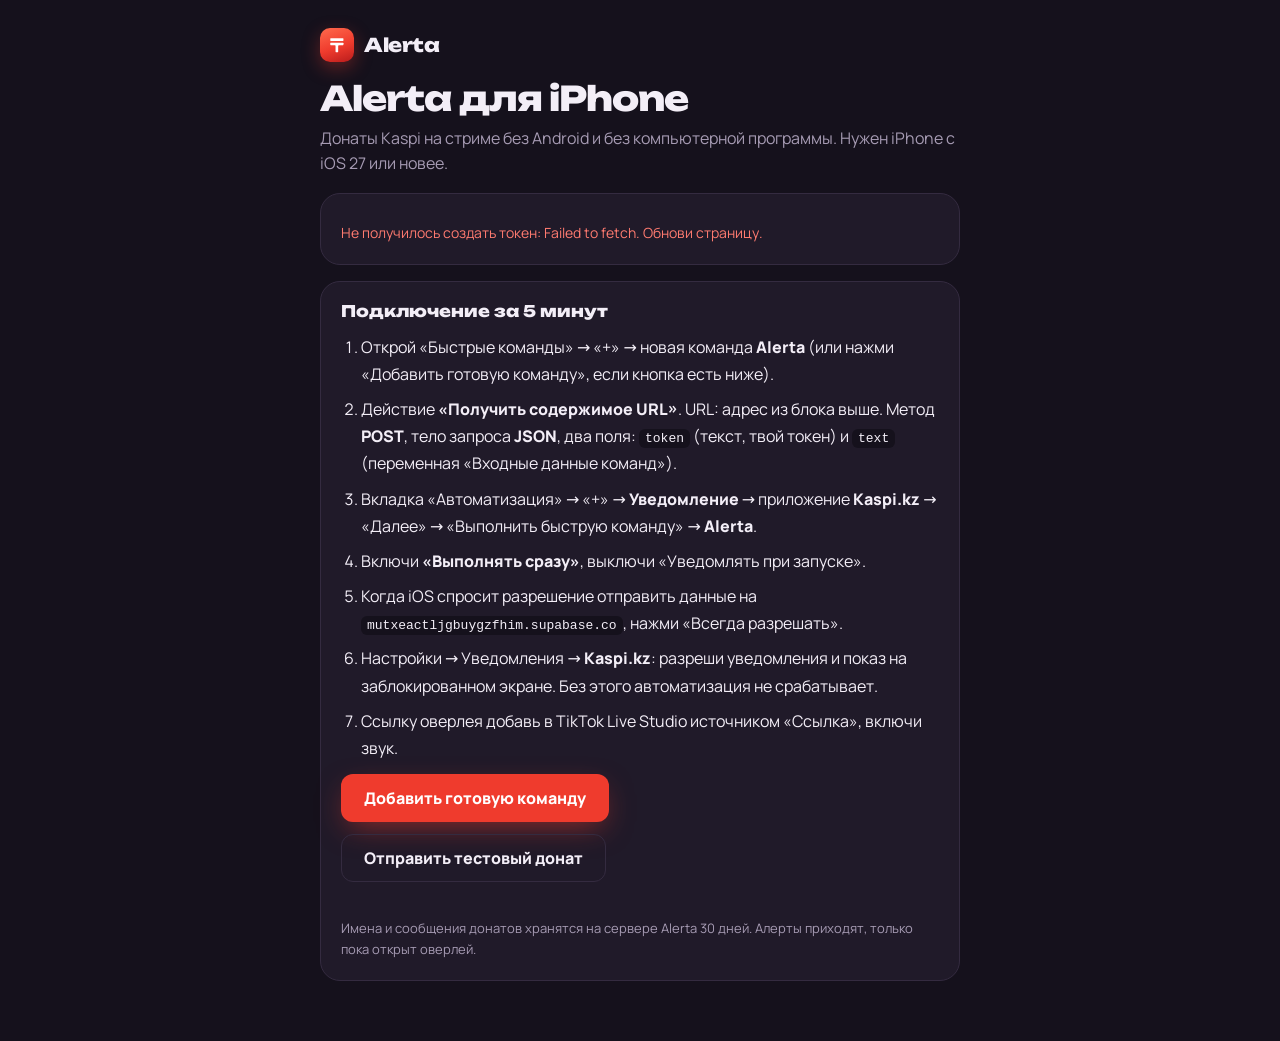
<file: ios/index.html>
<!doctype html>
<html lang="ru"><head><meta charset="utf-8"><meta name="viewport" content="width=device-width,initial-scale=1">
<title>Alerta для iPhone</title>
<link rel="icon" href="../assets/icon.svg"><link rel="stylesheet" href="../assets/site.css">
<style>
.page{width:min(640px,100% - 32px);margin:0 auto;padding:28px 0 60px}
.card{background:var(--surface);border:1px solid var(--line);border-radius:20px;padding:20px;margin-top:16px}
h1{font:800 clamp(26px,6vw,34px)/1.1 var(--display);margin:18px 0 8px;letter-spacing:-.03em}
h2{font:800 16px/1.2 var(--display);margin:0 0 12px}
.lbl{color:var(--muted);font-weight:700;font-size:13px;margin-bottom:6px}
.val{display:flex;gap:8px}.val input{flex:1;min-width:0;background:var(--night);border:1px solid var(--line);border-radius:12px;color:var(--text);padding:13px;font:600 14px ui-monospace,Consolas,monospace}
.warn{margin-top:10px;padding:12px 14px;border-radius:12px;background:rgba(245,197,66,.1);border:1px solid rgba(245,197,66,.35);font-size:14px}
ol{padding-left:20px;margin:0;line-height:1.7} li{margin-bottom:8px} code{background:var(--night);padding:2px 6px;border-radius:6px;font-size:13px;overflow-wrap:anywhere}
.row{display:flex;gap:8px;flex-wrap:wrap;margin-top:12px}.err{color:#ff7b70;font-size:14px;margin-top:8px;min-height:18px}
.small{color:var(--muted);font-size:13px;margin-top:10px}
</style></head><body>
<div class="page">
  <a class="logo" href="../"><span class="tile"><svg viewBox="0 0 24 24" fill="#fff"><rect x="4" y="4" width="16" height="3.2" rx=".6"/><rect x="4" y="9.4" width="16" height="3.2" rx=".6"/><rect x="10.4" y="12" width="3.2" height="9" rx=".6"/></svg></span>Alerta</a>
  <h1>Alerta для iPhone</h1>
  <div style="color:var(--muted)">Донаты Kaspi на стриме без Android и без компьютерной программы. Нужен iPhone с iOS 27 или новее.</div>

  <div class="card" id="mine"><div class="small">Создаю твой токен…</div></div>

  <div class="card">
    <h2>Подключение за 5 минут</h2>
    <ol>
      <li>Открой «Быстрые команды» → «+» → новая команда <b>Alerta</b> (или нажми «Добавить готовую команду», если кнопка есть ниже).</li>
      <li>Действие <b>«Получить содержимое URL»</b>. URL: адрес из блока выше. Метод <b>POST</b>, тело запроса <b>JSON</b>, два поля: <code>token</code> (текст, твой токен) и <code>text</code> (переменная «Входные данные команд»).</li>
      <li>Вкладка «Автоматизация» → «+» → <b>Уведомление</b> → приложение <b>Kaspi.kz</b> → «Далее» → «Выполнить быструю команду» → <b>Alerta</b>.</li>
      <li>Включи <b>«Выполнять сразу»</b>, выключи «Уведомлять при запуске».</li>
      <li>Когда iOS спросит разрешение отправить данные на <code>mutxeactljgbuygzfhim.supabase.co</code>, нажми «Всегда разрешать».</li>
      <li>Настройки → Уведомления → <b>Kaspi.kz</b>: разреши уведомления и показ на заблокированном экране. Без этого автоматизация не срабатывает.</li>
      <li>Ссылку оверлея добавь в TikTok Live Studio источником «Ссылка», включи звук.</li>
    </ol>
    <div class="row" id="scRow" style="display:none"><a class="btn btn-red" id="sc" href="#">Добавить готовую команду</a></div>
    <div class="row"><button class="btn btn-ghost" id="test">Отправить тестовый донат</button></div>
    <div class="err" id="testRes"></div>
    <div class="small">Имена и сообщения донатов хранятся на сервере Alerta 30 дней. Алерты приходят, только пока открыт оверлей.</div>
  </div>
</div>

<script>
const FN = 'https://mutxeactljgbuygzfhim.supabase.co/functions/v1';
const SHORTCUT_URL = 'https://www.icloud.com/shortcuts/a0a1be1e4c3b49a692a99e58f70cd674';   // iCloud-ссылка на команду, кнопка появляется сама
const LS = 'alerta_ios';
const $ = id => document.getElementById(id);
const call = (fn, body) => fetch(`${FN}/${fn}`, { method: 'POST', headers: { 'Content-Type': 'application/json' }, body: JSON.stringify(body || {}) })
  .then(async r => { const j = await r.json().catch(() => ({})); if (!r.ok) throw new Error(j.message || j.error || 'ошибка ' + r.status); return j; });
const ovl = k => new URL('../o/?k=' + k, location.href).href;
const esc = s => String(s).replace(/[&<>"]/g, c => ({ '&': '&amp;', '<': '&lt;', '>': '&gt;', '"': '&quot;' }[c]));
let me = null; try { me = JSON.parse(localStorage.getItem(LS) || 'null'); } catch (_) {}

window.copy = (id, b) => {
  const el = $(id); el.select(); el.setSelectionRange(0, 99999);
  (navigator.clipboard ? navigator.clipboard.writeText(el.value) : Promise.reject()).catch(() => document.execCommand('copy'));
  const o = b.textContent; b.textContent = 'Скопировано'; setTimeout(() => b.textContent = o, 1500);
};

function render() {
  $('mine').innerHTML = `
    <h2>Твои данные</h2>
    <div class="lbl">Секретный токен (вставляется в команду на iPhone)</div>
    <div class="val"><input id="t1" readonly value="${esc(me.ingest_token)}"><button class="btn btn-red" onclick="copy('t1',this)">Копировать</button></div>
    <div class="warn"><b>Сохрани токен в заметки.</b> Если потеряешь, восстановить его нельзя. Не показывай токен никому: с ним можно слать алерты на твой стрим. Открывай эту страницу на том же устройстве, иначе получишь новый токен.</div>
    <div class="lbl" style="margin-top:16px">Адрес для команды</div>
    <div class="val"><input id="t2" readonly value="${FN}/smart-worker"><button class="btn btn-ghost" onclick="copy('t2',this)">Копировать</button></div>
    <div class="lbl" style="margin-top:16px">Ссылка оверлея для TikTok Live Studio</div>
    <div class="val"><input id="t3" readonly value="${esc(ovl(me.overlay_key))}"><button class="btn btn-ghost" onclick="copy('t3',this)">Копировать</button></div>
    <div class="lbl" style="margin-top:16px">Уже есть токен? Восстановить</div>
    <div class="val"><input id="rt" placeholder="ak_…"><button class="btn btn-ghost" id="rb">Восстановить</button></div>
    <div class="err" id="rerr"></div>`;
  $('rb').onclick = async () => {
    $('rerr').textContent = '';
    try { me = await call('dynamic-function', { ingest_token: $('rt').value.trim() }); localStorage.setItem(LS, JSON.stringify(me)); render(); }
    catch (e) { $('rerr').textContent = e.message === 'not_found' ? 'Такого токена нет' : e.message === 'bad_token' ? 'Токен выглядит неправильно' : e.message; }
  };
}
(async () => {
  try { if (!me) { me = await call('dynamic-function'); localStorage.setItem(LS, JSON.stringify(me)); } render(); }
  catch (e) { $('mine').innerHTML = `<div class="err">Не получилось создать токен: ${esc(e.message)}. Обнови страницу.</div>`; }
})();

$('test').onclick = async () => {
  if (!me) return;
  $('testRes').style.color = ''; $('testRes').textContent = 'Отправляю…';
  try {
    const amt = 1000 + Math.floor(Math.random() * 900);
    const r = await call('smart-worker', { token: me.ingest_token, text: `Kaspi Gold Пополнение: ${amt} ₸ Тест Т.` });
    $('testRes').textContent = r.skipped ? 'Пропущено: ' + r.skipped
      : r.overlay ? 'Отправлено. Алерт должен появиться в оверлее.' : 'Донат записан, но оверлей его не получил. Проверь Realtime в Supabase.';
  } catch (e) { $('testRes').style.color = '#ff7b70'; $('testRes').textContent = 'Ошибка: ' + e.message; }
};
if (SHORTCUT_URL) { $('sc').href = SHORTCUT_URL; $('scRow').style.display = 'flex'; }
</script></body></html>
</file>
<file: assets/site.css>
@import url("fonts/fonts.css");
:root {
  --night: #15111c; --surface: #201a29; --surface2: #2a2234; --line: #342b40;
  --text: #f3eef7; --muted: #a69bb3; --red: #ef3b2d; --red2: #c9271c; --gold: #f5c542; --ok: #4ade80;
  --display: "Unbounded", "Manrope", system-ui, sans-serif; --body: "Manrope", system-ui, -apple-system, "Segoe UI", sans-serif;
  --r: 14px;
}
* { box-sizing: border-box; }
html { -webkit-text-size-adjust: 100%; }
body { margin: 0; background: var(--night); color: var(--text); font: 500 16px/1.6 var(--body); -webkit-font-smoothing: antialiased; }
a { color: inherit; }
img, video { max-width: 100%; display: block; }
:focus-visible { outline: 2px solid var(--gold); outline-offset: 3px; border-radius: 6px; }
.wrap { width: min(1160px, 100% - 40px); margin: 0 auto; }

.logo { display: inline-flex; align-items: center; gap: 10px; font: 800 19px/1 var(--display); letter-spacing: -.02em; text-decoration: none; }
.tile { width: 34px; height: 34px; border-radius: 10px; flex: none; display: grid; place-items: center;
  background: linear-gradient(160deg, #ff6a4d, var(--red) 55%, #b91c1c); box-shadow: 0 6px 18px rgba(239,59,45,.35); }
.tile svg { width: 58%; height: 58%; }

.btn { display: inline-flex; align-items: center; gap: 10px; padding: 15px 22px; border-radius: 12px; font: 800 16px/1 var(--body);
  text-decoration: none; border: 1px solid transparent; cursor: pointer; transition: transform .15s, background .15s, border-color .15s; }
.btn:active { transform: translateY(1px); }
.btn svg { width: 20px; height: 20px; flex: none; }
.btn-red { background: var(--red); color: #fff; box-shadow: 0 10px 30px -8px rgba(239,59,45,.6); }
.btn-red:hover { background: #ff4a3b; }
.btn-ghost { background: transparent; color: var(--text); border-color: var(--line); }
.btn-ghost:hover { border-color: var(--muted); }
.money { color: var(--gold); font-variant-numeric: tabular-nums; }
@media (prefers-reduced-motion: reduce) { *, *::before, *::after { animation: none !important; transition: none !important; } }
.faq p a { color: inherit; text-decoration: underline; text-underline-offset: 3px; }
</file>
